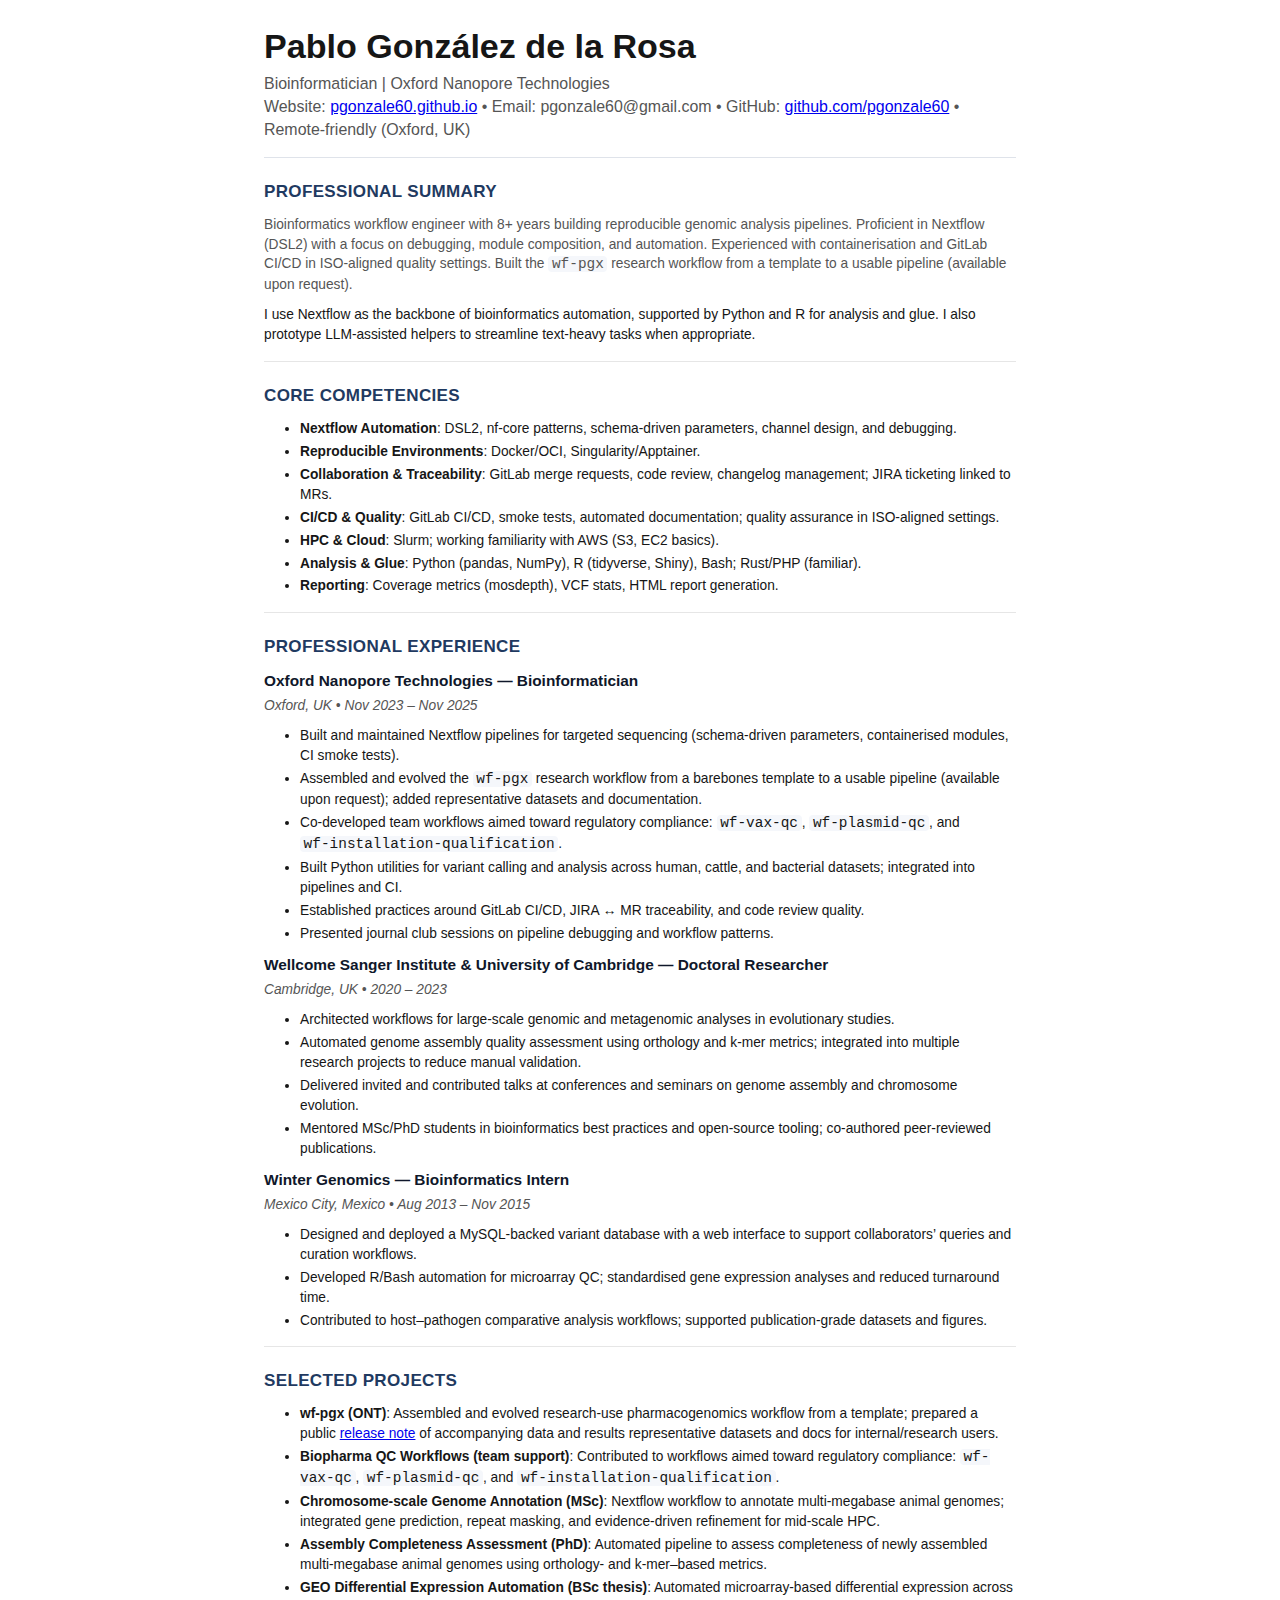
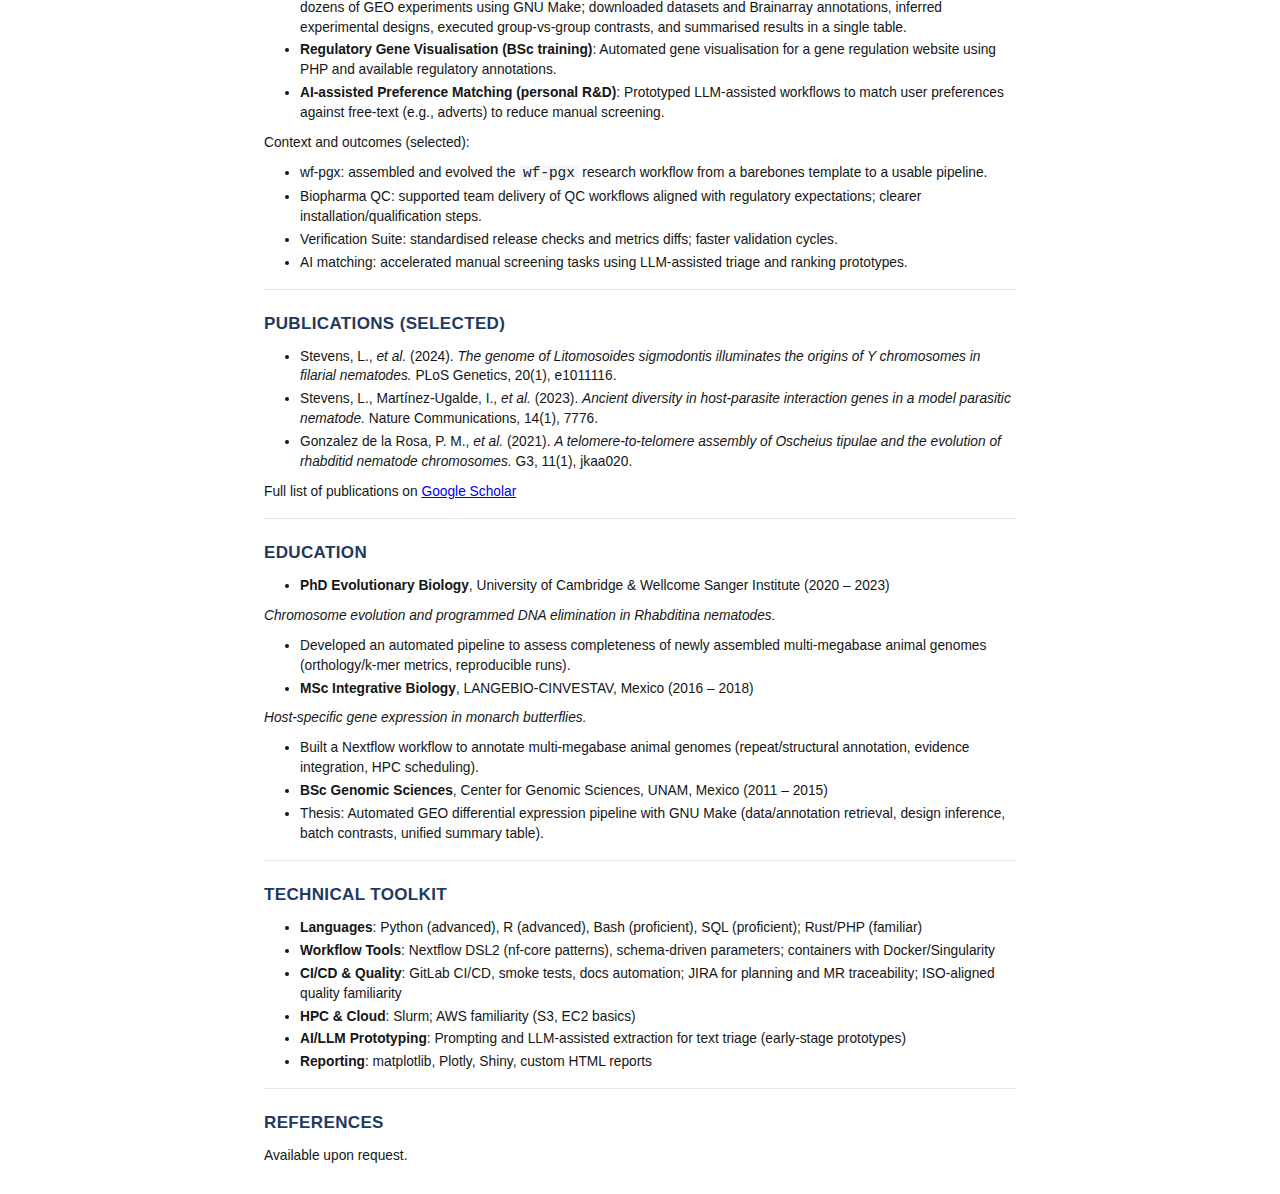
<file: assets/cv.html>
<!DOCTYPE html>
<html lang="en">
<head>
  <meta charset="utf-8">
  <meta name="viewport" content="width=device-width, initial-scale=1">
  <title>CV — Pablo González de la Rosa</title>
  <link rel="stylesheet" href="../css/cv.css">
  <meta name="description" content="Curriculum Vitae of Pablo González de la Rosa">
</head>
<body>
  <main class="cv">
    <h1>Pablo González de la Rosa</h1>
<p>Bioinformatician | Oxford Nanopore Technologies<br> Website: <a href=\"https://pgonzale60.github.io/\">pgonzale60.github.io</a> • Email: pgonzale60@gmail.com • GitHub: <a href=\"https://github.com/pgonzale60\">github.com/pgonzale60</a> • Remote-friendly (Oxford, UK)</p>
<hr>
<h2>Professional Summary</h2>
<p>Bioinformatics workflow engineer with 8+ years building reproducible genomic analysis pipelines. Proficient in Nextflow (DSL2) with a focus on debugging, module composition, and automation. Experienced with containerisation and GitLab CI/CD in ISO‑aligned quality settings. Built the <code>wf-pgx</code> research workflow from a template to a usable pipeline (available upon request).</p>
<p>I use Nextflow as the backbone of bioinformatics automation, supported by Python and R for analysis and glue. I also prototype LLM‑assisted helpers to streamline text‑heavy tasks when appropriate.</p>
<hr>
<h2>Core Competencies</h2>
<ul>
  <li><strong>Nextflow Automation</strong>: DSL2, nf‑core patterns, schema‑driven parameters, channel design, and debugging.</li>
  <li><strong>Reproducible Environments</strong>: Docker/OCI, Singularity/Apptainer.</li>
  <li><strong>Collaboration &amp; Traceability</strong>: GitLab merge requests, code review, changelog management; JIRA ticketing linked to MRs.</li>
  <li><strong>CI/CD &amp; Quality</strong>: GitLab CI/CD, smoke tests, automated documentation; quality assurance in ISO‑aligned settings.</li>
  <li><strong>HPC &amp; Cloud</strong>: Slurm; working familiarity with AWS (S3, EC2 basics).</li>
  <li><strong>Analysis &amp; Glue</strong>: Python (pandas, NumPy), R (tidyverse, Shiny), Bash; Rust/PHP (familiar).</li>
  <li><strong>Reporting</strong>: Coverage metrics (mosdepth), VCF stats, HTML report generation.</li>
</ul>
<hr>
<h2>Professional Experience</h2>
<h3>Oxford Nanopore Technologies — Bioinformatician</h3>
<p><em>Oxford, UK • Nov 2023 – Nov 2025</em></p>
<ul>
  <li>Built and maintained Nextflow pipelines for targeted sequencing (schema‑driven parameters, containerised modules, CI smoke tests).</li>
  <li>Assembled and evolved the <code>wf-pgx</code> research workflow from a barebones template to a usable pipeline (available upon request); added representative datasets and documentation.</li>
  <li>Co‑developed team workflows aimed toward regulatory compliance: <code>wf‑vax‑qc</code>, <code>wf‑plasmid‑qc</code>, and <code>wf‑installation‑qualification</code>.</li>
  <li>Built Python utilities for variant calling and analysis across human, cattle, and bacterial datasets; integrated into pipelines and CI.</li>
  <li>Established practices around GitLab CI/CD, JIRA ↔ MR traceability, and code review quality.</li>
  <li>Presented journal club sessions on pipeline debugging and workflow patterns.</li>
</ul>
<h3>Wellcome Sanger Institute &amp; University of Cambridge — Doctoral Researcher</h3>
<p><em>Cambridge, UK • 2020 – 2023</em></p>
<ul>
  <li>Architected workflows for large‑scale genomic and metagenomic analyses in evolutionary studies.</li>
  <li>Automated genome assembly quality assessment using orthology and k‑mer metrics; integrated into multiple research projects to reduce manual validation.</li>
  <li>Delivered invited and contributed talks at conferences and seminars on genome assembly and chromosome evolution.</li>
  <li>Mentored MSc/PhD students in bioinformatics best practices and open‑source tooling; co‑authored peer‑reviewed publications.</li>
</ul>
<h3>Winter Genomics — Bioinformatics Intern</h3>
<p><em>Mexico City, Mexico • Aug 2013 – Nov 2015</em></p>
<ul>
  <li>Designed and deployed a MySQL‑backed variant database with a web interface to support collaborators’ queries and curation workflows.</li>
  <li>Developed R/Bash automation for microarray QC; standardised gene expression analyses and reduced turnaround time.</li>
  <li>Contributed to host–pathogen comparative analysis workflows; supported publication‑grade datasets and figures.</li>
</ul>
<hr>
<h2>Selected Projects</h2>
<ul>
  <li><strong>wf-pgx (ONT)</strong>: Assembled and evolved research-use pharmacogenomics workflow from a template; prepared a public <a href=\"https://epi2me.nanoporetech.com/pgx_as_2025.07/\">release note</a> of accompanying data and results representative datasets and docs for internal/research users.</li>
  <li><strong>Biopharma QC Workflows (team support)</strong>: Contributed to workflows aimed toward regulatory compliance: <code>wf-vax-qc</code>, <code>wf-plasmid-qc</code>, and <code>wf-installation-qualification</code>.</li>
  <li><strong>Chromosome-scale Genome Annotation (MSc)</strong>: Nextflow workflow to annotate multi‑megabase animal genomes; integrated gene prediction, repeat masking, and evidence-driven refinement for mid-scale HPC.</li>
  <li><strong>Assembly Completeness Assessment (PhD)</strong>: Automated pipeline to assess completeness of newly assembled multi‑megabase animal genomes using orthology- and k‑mer–based metrics.</li>
  <li><strong>GEO Differential Expression Automation (BSc thesis)</strong>: Automated microarray-based differential expression across dozens of GEO experiments using GNU Make; downloaded datasets and Brainarray annotations, inferred experimental designs, executed group-vs-group contrasts, and summarised results in a single table.</li>
  <li><strong>Regulatory Gene Visualisation (BSc training)</strong>: Automated gene visualisation for a gene regulation website using PHP and available regulatory annotations.</li>
  <li><strong>AI-assisted Preference Matching (personal R&amp;D)</strong>: Prototyped LLM‑assisted workflows to match user preferences against free‑text (e.g., adverts) to reduce manual screening.</li>
</ul>
<p>Context and outcomes (selected):</p>
<ul>
  <li>wf‑pgx: assembled and evolved the <code>wf-pgx</code> research workflow from a barebones template to a usable pipeline.</li>
  <li>Biopharma QC: supported team delivery of QC workflows aligned with regulatory expectations; clearer installation/qualification steps.</li>
  <li>Verification Suite: standardised release checks and metrics diffs; faster validation cycles.</li>
  <li>AI matching: accelerated manual screening tasks using LLM‑assisted triage and ranking prototypes.</li>
</ul>
<hr>
<h2>Publications (selected)</h2>
<ul>
  <li>Stevens, L., <em>et al.</em> (2024). <em>The genome of Litomosoides sigmodontis illuminates the origins of Y chromosomes in filarial nematodes.</em> PLoS Genetics, 20(1), e1011116.</li>
  <li>Stevens, L., Martínez-Ugalde, I., <em>et al.</em> (2023). <em>Ancient diversity in host-parasite interaction genes in a model parasitic nematode.</em> Nature Communications, 14(1), 7776.</li>
  <li>Gonzalez de la Rosa, P. M., <em>et al.</em> (2021). <em>A telomere-to-telomere assembly of Oscheius tipulae and the evolution of rhabditid nematode chromosomes.</em> G3, 11(1), jkaa020.</li>
</ul>
<p>Full list of publications on <a href=\"https://scholar.google.de/citations?hl=en&amp;user=fzwjLYIAAAAJ&amp;view_op=list_works&amp;sortby=pubdate\">Google Scholar</a></p>
<hr>
<h2>Education</h2>
<ul>
  <li><strong>PhD Evolutionary Biology</strong>, University of Cambridge &amp; Wellcome Sanger Institute (2020 – 2023)</li>
</ul>
<p><em>Chromosome evolution and programmed DNA elimination in Rhabditina nematodes.</em></p>
<ul>
  <li>Developed an automated pipeline to assess completeness of newly assembled multi‑megabase animal genomes (orthology/k‑mer metrics, reproducible runs).</li>
  <li><strong>MSc Integrative Biology</strong>, LANGEBIO-CINVESTAV, Mexico (2016 – 2018)</li>
</ul>
<p><em>Host-specific gene expression in monarch butterflies.</em></p>
<ul>
  <li>Built a Nextflow workflow to annotate multi‑megabase animal genomes (repeat/structural annotation, evidence integration, HPC scheduling).</li>
  <li><strong>BSc Genomic Sciences</strong>, Center for Genomic Sciences, UNAM, Mexico (2011 – 2015)</li>
  <li>Thesis: Automated GEO differential expression pipeline with GNU Make (data/annotation retrieval, design inference, batch contrasts, unified summary table).</li>
</ul>
<hr>
<h2>Technical Toolkit</h2>
<ul>
  <li><strong>Languages</strong>: Python (advanced), R (advanced), Bash (proficient), SQL (proficient); Rust/PHP (familiar)</li>
  <li><strong>Workflow Tools</strong>: Nextflow DSL2 (nf‑core patterns), schema‑driven parameters; containers with Docker/Singularity</li>
  <li><strong>CI/CD &amp; Quality</strong>: GitLab CI/CD, smoke tests, docs automation; JIRA for planning and MR traceability; ISO‑aligned quality familiarity</li>
  <li><strong>HPC &amp; Cloud</strong>: Slurm; AWS familiarity (S3, EC2 basics)</li>
  <li><strong>AI/LLM Prototyping</strong>: Prompting and LLM‑assisted extraction for text triage (early‑stage prototypes)</li>
  <li><strong>Reporting</strong>: matplotlib, Plotly, Shiny, custom HTML reports</li>
</ul>
<hr>
<h2>References</h2>
<p>Available upon request.</p>
  </main>
</body>
</html>
</file>
<file: css/cv.css>
/* Professional CV styles: screen + print */
@media print {
  @page { size: A4; margin: 18mm 16mm; }
}

:root {
  --ink: #161616;
  --muted: #555;
  --rule: #e6e6e6;
  --accent: #0a84ff;
  --section: #1f3a61;
}

* { box-sizing: border-box; }
html { font-size: 11px; }
body {
  margin: 0; padding: 0;
  color: var(--ink);
  font-family: -apple-system, BlinkMacSystemFont, "Segoe UI", Roboto, Inter, Helvetica, Arial, "Apple Color Emoji", "Segoe UI Emoji", "Segoe UI Symbol";
  line-height: 1.45;
  background: #fff;
}

.cv {
  max-width: 800px;
  margin: 28px auto;
  padding: 0 24px;
}

/* Headings */
h1 { font-size: 2.9rem; line-height: 1.1; margin: 0 0 6px 0; font-weight: 760; }
h2 { font-size: 1.55rem; margin: 22px 0 10px; letter-spacing: .02em; text-transform: uppercase; color: var(--section); font-weight: 720; }
h3 { font-size: 1.4rem; margin: 10px 0 4px; font-weight: 650; }

p { font-size: 1.25rem; margin: 6px 0 10px; }
ul { margin: 6px 0 10px 18px; padding: 0; }
li { margin: 3px 0; font-size: 1.25rem; }
strong { font-weight: 700; }
em { font-style: italic; }
code { font-family: ui-monospace, SFMono-Regular, Menlo, Monaco, Consolas, "Liberation Mono", "Courier New", monospace; font-size: 1.05em; background: #f5f7fb; padding: 0 .25em; border-radius: 4px; }
pre { background: #f5f7fb; padding: 10px 12px; border-radius: 6px; overflow-x: auto; }
pre code { background: transparent; padding: 0; }
hr { border: 0; border-top: 1px solid var(--rule); margin: 16px 0; }

/* Intro block: style first heading and subsequent meta lines for a polished header */
.cv > h1:first-child { margin-top: 4px; font-size: 3.1rem; }
.cv > p:nth-of-type(1) { font-size: 1.45rem; color: var(--muted); margin-top: 2px; }
.cv > p:nth-of-type(2) { font-size: 1.25rem; color: var(--muted); }

/* Add subtle separation below the header block */
.cv > h1:first-child + p + hr { border-color: #dfe3ea; }

/* Experience section tweaks */
h3 { color: #0f172a; }
h3 + p { color: var(--muted); font-weight: 500; margin-top: 2px; font-style: italic; }

/* Subtle bullets */
/* Standard bullets for ATS-friendliness */
ul { list-style: disc; }
ul li { margin-left: 18px; padding-left: 0; }

/* Print refinements */
@media print {
  a { color: inherit; text-decoration: none; }
  .cv { margin: 0; padding: 0; max-width: none; }
  h1 { margin-top: 0; }
  hr { border-color: #dcdcdc; }
}
</file>
